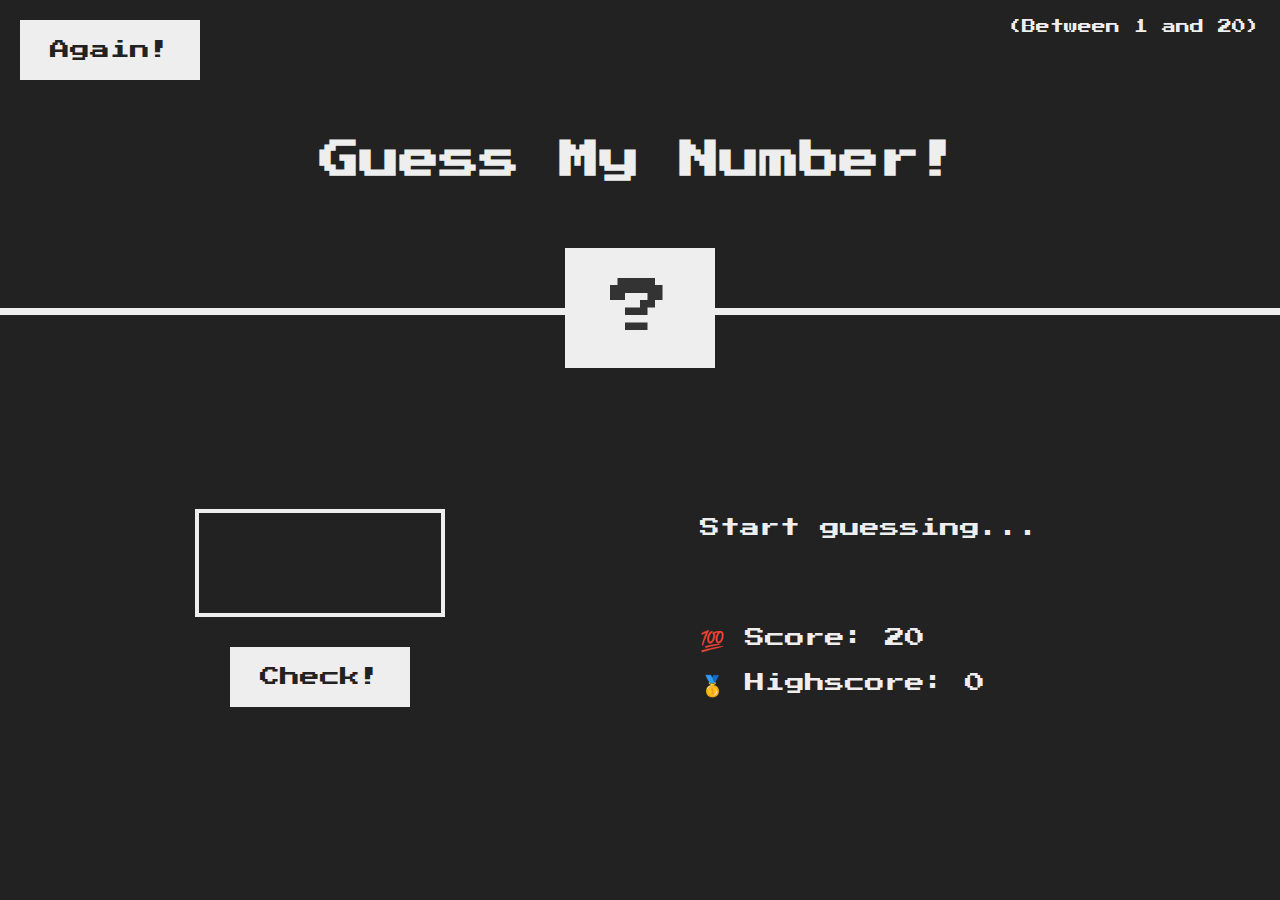
<file: 1) Number Guessing Game/index.html>
<!DOCTYPE html>
<html lang="en">
  <head>
    <meta charset="UTF-8" />
    <meta name="viewport" content="width=device-width, initial-scale=1.0" />
    <meta http-equiv="X-UA-Compatible" content="ie=edge" />
    <link rel="stylesheet" href="style.css" />
    <title>Guess My Number!</title>
  </head>
  <body>
    <header>
      <h1>Guess My Number!</h1>
      <p class="between">(Between 1 and 20)</p>
      <button class="btn again">Again!</button>
      <div class="number">?</div>
    </header>
    <main>
      <section class="left">
        <input type="number" class="guess" />
        <button class="btn check">Check!</button>
      </section>
      <section class="right">
        <p class="message">Start guessing...</p>
        <p class="label-score">💯 Score: <span class="score">20</span></p>
        <p class="label-highscore">
          🥇 Highscore: <span class="highscore">0</span>
        </p>
      </section>
    </main>
    <script src="script.js"></script>
  </body>
</html>
</file>
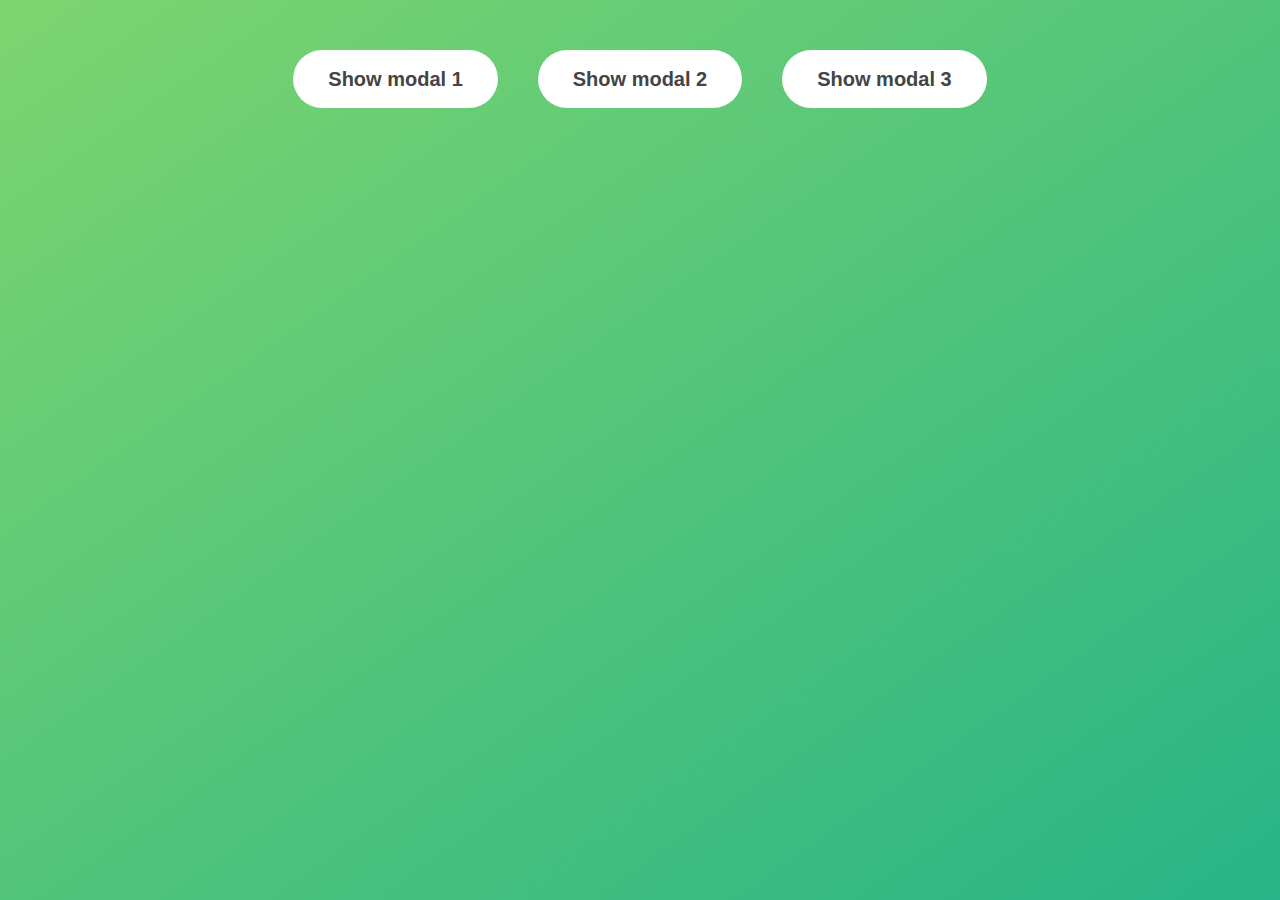
<file: Project 2 - Modal Window/index.html>
<!DOCTYPE html>
<html lang="en">
  <head>
    <meta charset="UTF-8" />
    <meta name="viewport" content="width=device-width, initial-scale=1.0" />
    <meta http-equiv="X-UA-Compatible" content="ie=edge" />
    <link rel="stylesheet" href="style.css" />
    <title>Modal window</title>
  </head>
  <body>
    <button class="show-modal">Show modal 1</button>
    <button class="show-modal">Show modal 2</button>
    <button class="show-modal">Show modal 3</button>

    <div class="modal hidden">
      <button class="close-modal">&times;</button>
      <h1>I'm a modal window 😍</h1>
      <p>
        Lorem ipsum dolor sit amet, consectetur adipisicing elit, sed do eiusmod
        tempor incididunt ut labore et dolore magna aliqua. Ut enim ad minim
        veniam, quis nostrud exercitation ullamco laboris nisi ut aliquip ex ea
        commodo consequat. Duis aute irure dolor in reprehenderit in voluptate
        velit esse cillum dolore eu fugiat nulla pariatur. Excepteur sint
        occaecat cupidatat non proident, sunt in culpa qui officia deserunt
        mollit anim id est laborum.
      </p>
    </div>
    <div class="overlay hidden"></div>

    <script src="script.js"></script>
  </body>
</html>
</file>
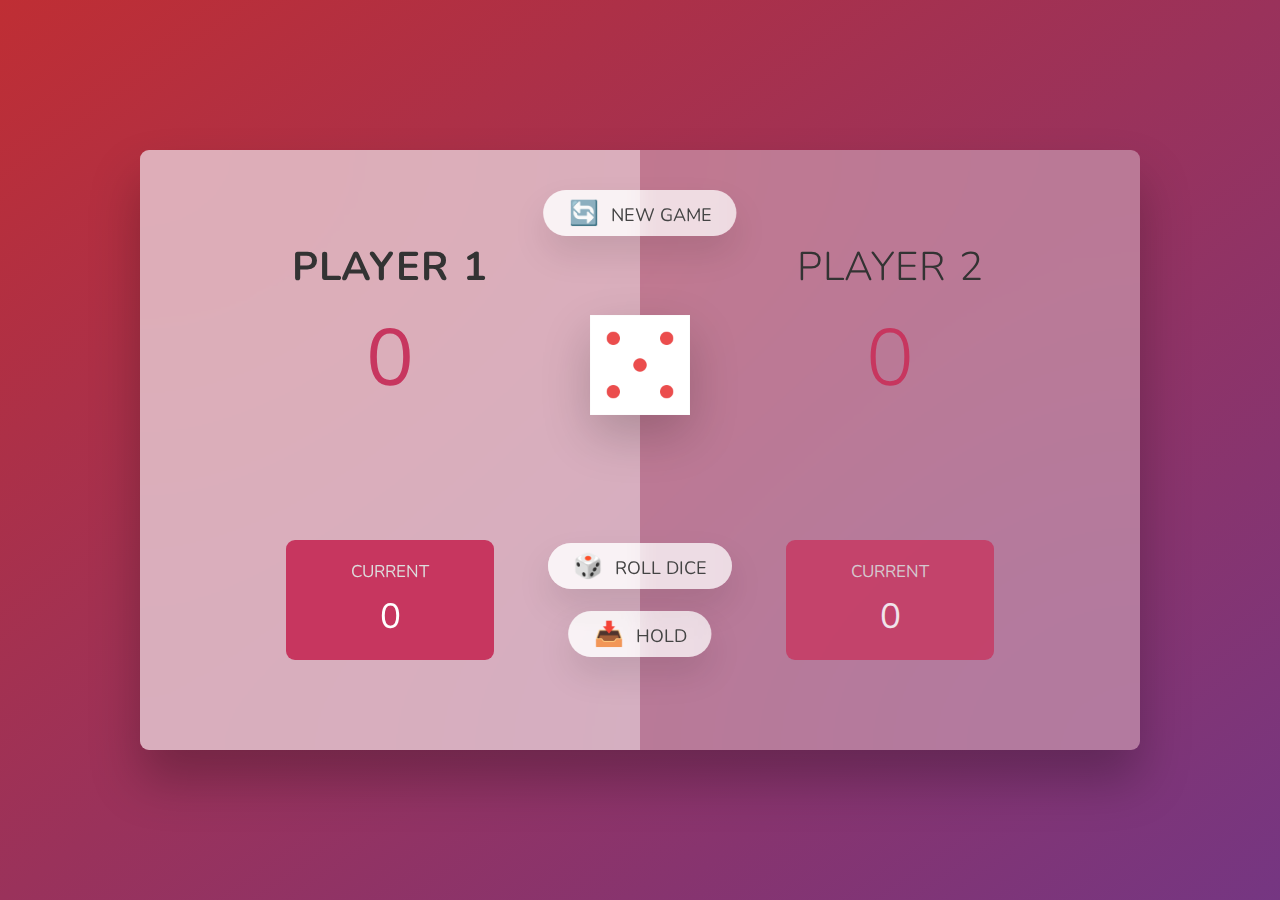
<file: Project 3 - Dice Roll Game/index.html>
<!DOCTYPE html>
<html lang="en">
  <head>
    <meta charset="UTF-8" />
    <meta name="viewport" content="width=device-width, initial-scale=1.0" />
    <meta http-equiv="X-UA-Compatible" content="ie=edge" />
    <link rel="stylesheet" href="style.css" />
    <title>Pig Game</title>
  </head>
  <body>
    <main>
      <section class="player player--0 player--active">
        <h2 class="name" id="name--0">Player 1</h2>
        <p class="score" id="score--0">43</p>
        <div class="current">
          <p class="current-label">Current</p>
          <p class="current-score" id="current--0">0</p>
        </div>
      </section>
      <section class="player player--1">
        <h2 class="name" id="name--1">Player 2</h2>
        <p class="score" id="score--1">24</p>
        <div class="current">
          <p class="current-label">Current</p>
          <p class="current-score" id="current--1">0</p>
        </div>
      </section>

      <img src="dice-5.png" alt="Playing dice" class="dice" />
      <button class="btn btn--new">🔄 New game</button>
      <button class="btn btn--roll">🎲 Roll dice</button>
      <button class="btn btn--hold">📥 Hold</button>
    </main>
    <script src="script.js"></script>
  </body>
</html>
</file>
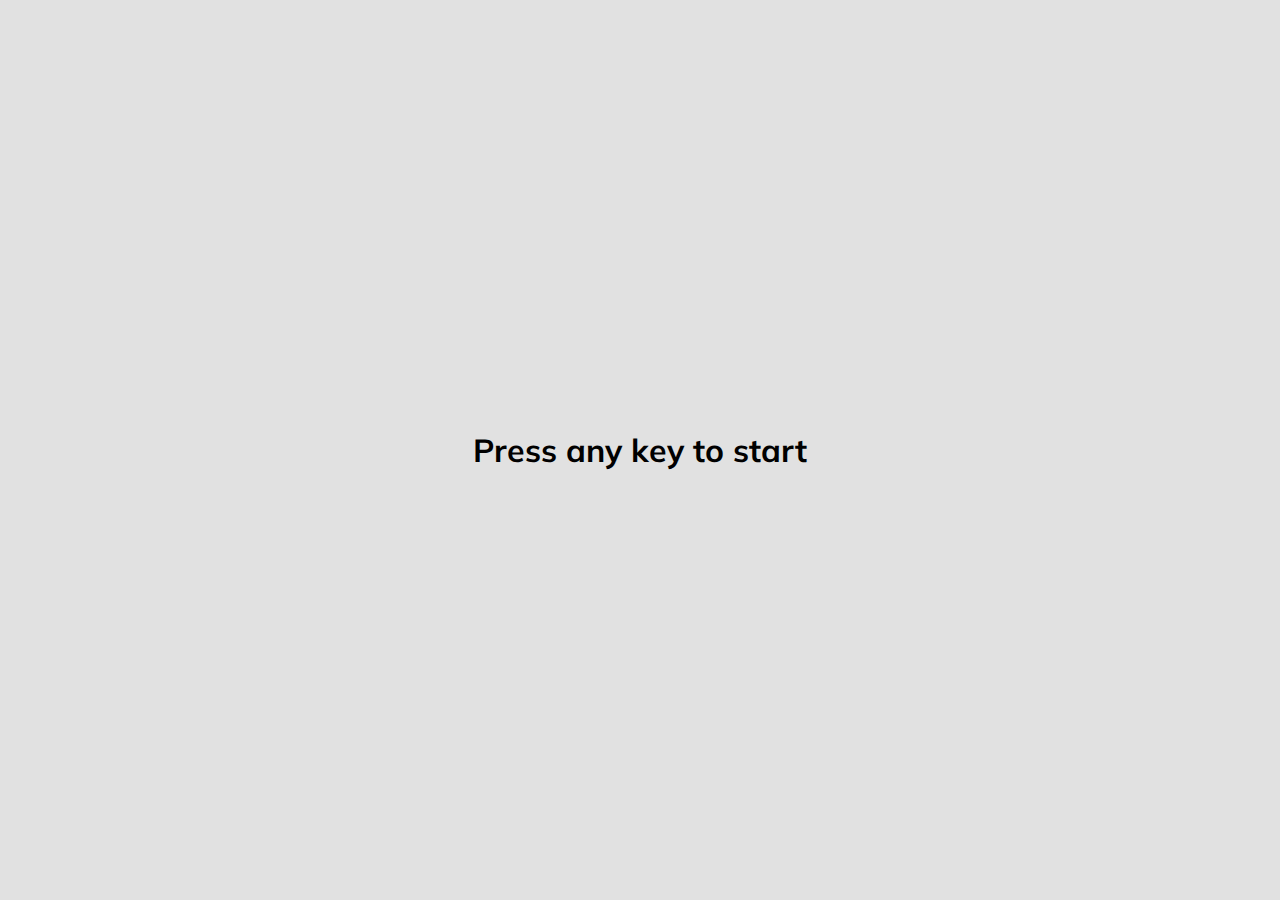
<file: Project 4 - KeyCode Identifier/index.html>
<!DOCTYPE html>
<html lang="en">
  <head>
    <meta charset="UTF-8" />
    <meta name="viewport" content="width=device-width, initial-scale=1.0" />
    <link rel="stylesheet" href="style.css" />
    <title>Event KeyCodes</title>
  </head>
  <body>
    <div id="insert">
      <h1>Press any key to start</h1>
    </div>
    <script src="script.js"></script>
  </body>
</html>
</file>
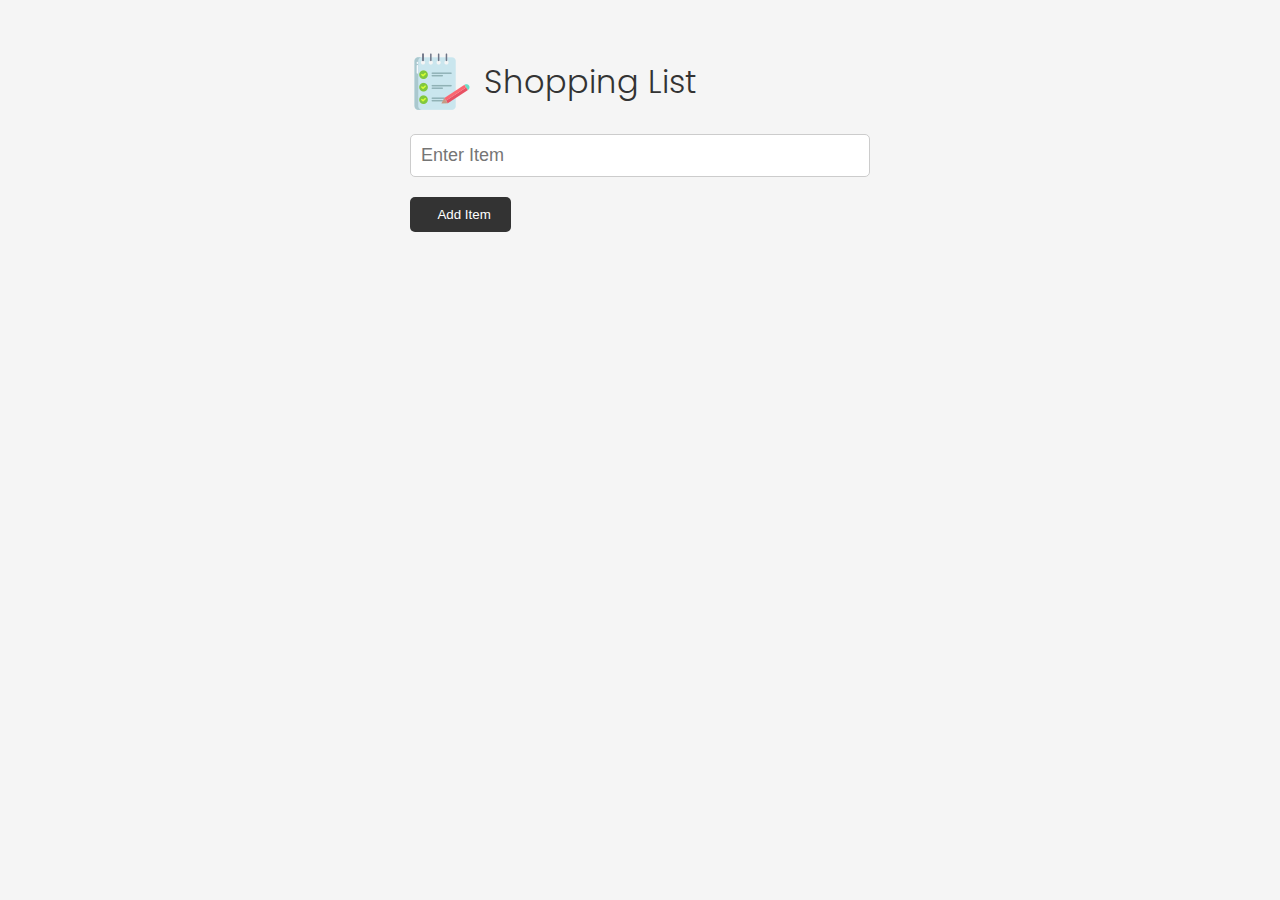
<file: Project 5 - Shopping List/index.html>
<!DOCTYPE html>
<html lang="en">
  <head>
    <meta charset="UTF-8" />
    <meta http-equiv="X-UA-Compatible" content="IE=edge" />
    <meta name="viewport" content="width=device-width, initial-scale=1.0" />
    <link rel="stylesheet" href="https://cdnjs.cloudflare.com/ajax/libs/font-awesome/6.1.2/css/all.min.css" integrity="sha512-1sCRPdkRXhBV2PBLUdRb4tMg1w2YPf37qatUFeS7zlBy7jJI8Lf4VHwWfZZfpXtYSLy85pkm9GaYVYMfw5BC1A==" crossorigin="anonymous" referrerpolicy="no-referrer" />
    <link rel="stylesheet" href="style.css" />
    <title>Shopping List</title>
  </head>
  <body>
    <div class="container">
      <header>
        <img src="images/note.png" alt="" />
        <h1>Shopping List</h1>
      </header>
      <form id="item-form">
        <div class="form-control">
          <input type="text" class="form-input" id="item-input" name="item" placeholder="Enter Item" />
        </div>
        <div class="form-control">
          <button type="submit" class="btn"><i class="fa-solid fa-plus"></i> Add Item</button>
        </div>
      </form>

      <div class="filter">
        <input type="text" class="form-input-filter" id="filter" placeholder="Filter Items" />
      </div>

      <ul id="item-list" class="items">
        <!-- <li>
          Apples
          <button class="remove-item btn-link text-red">
            <i class="fa-solid fa-xmark"></i>
          </button>
        </li>
        <li>
          Orange Juice
          <button class="remove-item btn-link text-red">
            <i class="fa-solid fa-xmark"></i>
          </button>
        </li>
        <li>
          Eggs
          <button class="remove-item btn-link text-red">
            <i class="fa-solid fa-xmark"></i>
          </button>
        </li>
        <li>
          Milk
          <button class="remove-item btn-link text-red">
            <i class="fa-solid fa-xmark"></i>
          </button>
        </li>
        <li>
          Eggnog
          <button class="remove-item btn-link text-red">
            <i class="fa-solid fa-xmark"></i>
          </button>
        </li> -->
      </ul>

      <button id="clear" class="btn-clear">Clear All</button>
    </div>

    <script src="script.js"></script>
  </body>
</html>
</file>
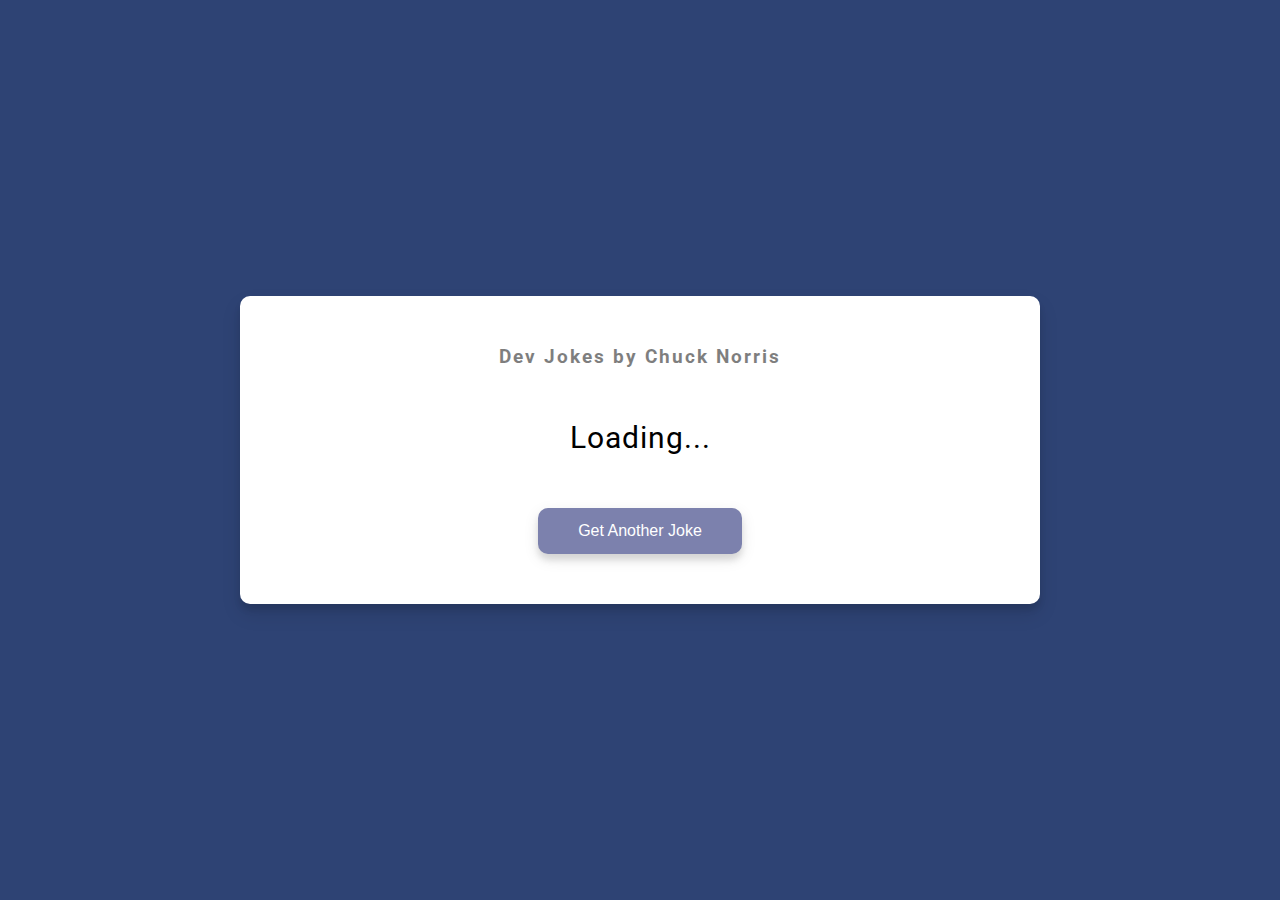
<file: Project 6 - Dev Jokes Generator/index.html>
<!DOCTYPE html>
<html lang="en">
  <head>
    <meta charset="UTF-8" />
    <meta name="viewport" content="width=device-width, initial-scale=1.0" />
    <link rel="stylesheet" href="style.css" />
    <title>Dev Jokes</title>
  </head>
  <body>
    <div class="container">
      <h3>Dev Jokes by Chuck Norris</h3>
      <div id="joke" class="joke">Loading...</div>
      <button id="joke-btn" class="btn">Get Another Joke</button>
    </div>
    <script src="script.js"></script>
  </body>
</html>
</file>
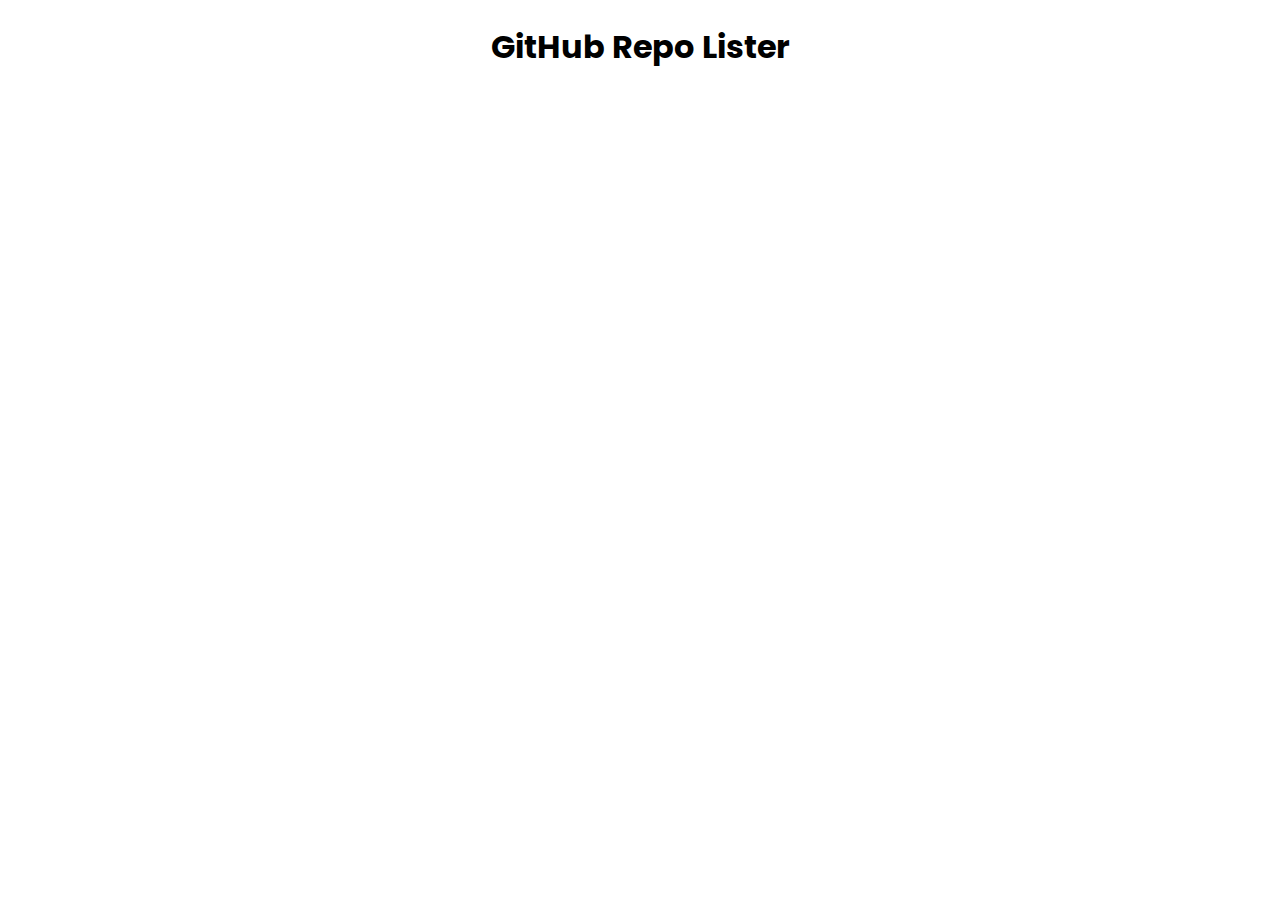
<file: Project 7 - GitHub Repos Lister/index.html>
<!DOCTYPE html>
<html lang="en">
  <head>
    <meta charset="UTF-8" />
    <meta http-equiv="X-UA-Compatible" content="IE=edge" />
    <meta name="viewport" content="width=device-width, initial-scale=1.0" />
    <link rel="stylesheet" href="style.css" />
    <title>GitHub Repo Lister</title>
  </head>
  <body>
    <br />
    <h1>GitHub Repo Lister</h1>
    <br />

    <ul id="results"></ul>

    <script src="./script.js"></script>
  </body>
</html>
</file>
<file: 1) Number Guessing Game/style.css>
@import url('https://fonts.googleapis.com/css?family=Press+Start+2P&display=swap');

* {
  margin: 0;
  padding: 0;
  box-sizing: inherit;
}

html {
  font-size: 62.5%;
  box-sizing: border-box;
}

body {
  font-family: 'Press Start 2P', sans-serif;
  color: #eee;
  background-color: #222;
  /* background-color: #60b347; */
}

/* LAYOUT */
header {
  position: relative;
  height: 35vh;
  border-bottom: 7px solid #eee;
}

main {
  height: 65vh;
  color: #eee;
  display: flex;
  align-items: center;
  justify-content: space-around;
}

.left {
  width: 52rem;
  display: flex;
  flex-direction: column;
  align-items: center;
}

.right {
  width: 52rem;
  font-size: 2rem;
}

/* ELEMENTS STYLE */
h1 {
  font-size: 4rem;
  text-align: center;
  position: absolute;
  width: 100%;
  top: 52%;
  left: 50%;
  transform: translate(-50%, -50%);
}

.number {
  background: #eee;
  color: #333;
  font-size: 6rem;
  width: 15rem;
  padding: 3rem 0rem;
  text-align: center;
  position: absolute;
  bottom: 0;
  left: 50%;
  transform: translate(-50%, 50%);
}

.between {
  font-size: 1.4rem;
  position: absolute;
  top: 2rem;
  right: 2rem;
}

.again {
  position: absolute;
  top: 2rem;
  left: 2rem;
}

.guess {
  background: none;
  border: 4px solid #eee;
  font-family: inherit;
  color: inherit;
  font-size: 5rem;
  padding: 2.5rem;
  width: 25rem;
  text-align: center;
  display: block;
  margin-bottom: 3rem;
}

.btn {
  border: none;
  background-color: #eee;
  color: #222;
  font-size: 2rem;
  font-family: inherit;
  padding: 2rem 3rem;
  cursor: pointer;
}

.btn:hover {
  background-color: #ccc;
}

.message {
  margin-bottom: 8rem;
  height: 3rem;
}

.label-score {
  margin-bottom: 2rem;
}
</file>
<file: Project 2 - Modal Window/style.css>
* {
  margin: 0;
  padding: 0;
  box-sizing: inherit;
}

html {
  font-size: 62.5%;
  box-sizing: border-box;
}

body {
  font-family: sans-serif;
  color: #333;
  line-height: 1.5;
  height: 100vh;
  position: relative;
  display: flex;
  align-items: flex-start;
  justify-content: center;
  background: linear-gradient(to top left, #28b487, #7dd56f);
}

.show-modal {
  font-size: 2rem;
  font-weight: 600;
  padding: 1.75rem 3.5rem;
  margin: 5rem 2rem;
  border: none;
  background-color: #fff;
  color: #444;
  border-radius: 10rem;
  cursor: pointer;
}

.close-modal {
  position: absolute;
  top: 1.2rem;
  right: 2rem;
  font-size: 5rem;
  color: #333;
  cursor: pointer;
  border: none;
  background: none;
}

h1 {
  font-size: 2.5rem;
  margin-bottom: 2rem;
}

p {
  font-size: 1.8rem;
}

/* -------------------------- */
/* CLASSES TO MAKE MODAL WORK */
.hidden {
  display: none;
}

.modal {
  position: absolute;
  top: 50%;
  left: 50%;
  transform: translate(-50%, -50%);
  width: 70%;

  background-color: white;
  padding: 6rem;
  border-radius: 5px;
  box-shadow: 0 3rem 5rem rgba(0, 0, 0, 0.3);
  z-index: 10;
}

.overlay {
  position: absolute;
  top: 0;
  left: 0;
  width: 100%;
  height: 100%;
  background-color: rgba(0, 0, 0, 0.6);
  backdrop-filter: blur(3px);
  z-index: 5;
}
</file>
<file: Project 3 - Dice Roll Game/style.css>
@import url('https://fonts.googleapis.com/css2?family=Nunito&display=swap');

* {
  margin: 0;
  padding: 0;
  box-sizing: inherit;
}

html {
  font-size: 62.5%;
  box-sizing: border-box;
}

body {
  font-family: 'Nunito', sans-serif;
  font-weight: 400;
  height: 100vh;
  color: #333;
  background-image: linear-gradient(to top left, #753682 0%, #bf2e34 100%);
  display: flex;
  align-items: center;
  justify-content: center;
}

/* LAYOUT */
main {
  position: relative;
  width: 100rem;
  height: 60rem;
  background-color: rgba(255, 255, 255, 0.35);
  backdrop-filter: blur(200px);
  filter: blur();
  box-shadow: 0 3rem 5rem rgba(0, 0, 0, 0.25);
  border-radius: 9px;
  overflow: hidden;
  display: flex;
}

.player {
  flex: 50%;
  padding: 9rem;
  display: flex;
  flex-direction: column;
  align-items: center;
  transition: all 0.75s;
}

/* ELEMENTS */
.name {
  position: relative;
  font-size: 4rem;
  text-transform: uppercase;
  letter-spacing: 1px;
  word-spacing: 2px;
  font-weight: 300;
  margin-bottom: 1rem;
}

.score {
  font-size: 8rem;
  font-weight: 300;
  color: #c7365f;
  margin-bottom: auto;
}

.player--active {
  background-color: rgba(255, 255, 255, 0.4);
}
.player--active .name {
  font-weight: 700;
}
.player--active .score {
  font-weight: 400;
}

.player--active .current {
  opacity: 1;
}

.current {
  background-color: #c7365f;
  opacity: 0.8;
  border-radius: 9px;
  color: #fff;
  width: 65%;
  padding: 2rem;
  text-align: center;
  transition: all 0.75s;
}

.current-label {
  text-transform: uppercase;
  margin-bottom: 1rem;
  font-size: 1.7rem;
  color: #ddd;
}

.current-score {
  font-size: 3.5rem;
}

/* ABSOLUTE POSITIONED ELEMENTS */
.btn {
  position: absolute;
  left: 50%;
  transform: translateX(-50%);
  color: #444;
  background: none;
  border: none;
  font-family: inherit;
  font-size: 1.8rem;
  text-transform: uppercase;
  cursor: pointer;
  font-weight: 400;
  transition: all 0.2s;

  background-color: white;
  background-color: rgba(255, 255, 255, 0.6);
  backdrop-filter: blur(10px);

  padding: 0.7rem 2.5rem;
  border-radius: 50rem;
  box-shadow: 0 1.75rem 3.5rem rgba(0, 0, 0, 0.1);
}

.btn::first-letter {
  font-size: 2.4rem;
  display: inline-block;
  margin-right: 0.7rem;
}

.btn--new {
  top: 4rem;
}
.btn--roll {
  top: 39.3rem;
}
.btn--hold {
  top: 46.1rem;
}

.btn:active {
  transform: translate(-50%, 3px);
  box-shadow: 0 1rem 2rem rgba(0, 0, 0, 0.15);
}

.btn:focus {
  outline: none;
}

.dice {
  position: absolute;
  left: 50%;
  top: 16.5rem;
  transform: translateX(-50%);
  height: 10rem;
  box-shadow: 0 2rem 5rem rgba(0, 0, 0, 0.2);
}

.player--winner {
  background-color: #2f2f2f;
}

.player--winner .name {
  font-weight: 700;
  color: #c7365f;
}

.hidden {
  display: none;
}
</file>
<file: Project 4 - KeyCode Identifier/style.css>
@import url('https://fonts.googleapis.com/css?family=Muli&display=swap');

* {
  box-sizing: border-box;
}

body {
  background-color: #e1e1e1;
  font-family: 'Muli', sans-serif;
  display: flex;
  align-items: center;
  justify-content: center;
  text-align: center;
  height: 100vh;
  overflow: hidden;
  margin: 0;
}

.key {
  border: 1px solid #999;
  background-color: #eee;
  box-shadow: 1px 1px 3px rgba(0, 0, 0, 0.1);
  display: inline-flex;
  align-items: center;
  font-size: 20px;
  font-weight: bold;
  padding: 20px;
  flex-direction: column;
  margin: 10px;
  min-width: 150px;
  position: relative;
}

.key small {
  position: absolute;
  top: -24px;
  left: 0;
  text-align: center;
  width: 100%;
  color: #555;
  font-size: 14px;
}
</file>
<file: Project 5 - Shopping List/style.css>
@import url("https://fonts.googleapis.com/css2?family=Poppins:wght@300;400;700&display=swap");

*,
*::before,
*::after {
  margin: 0;
  padding: 0;
  box-sizing: border-box;
}

body {
  font-family: "Poppins", sans-serif;
  font-size: 16px;
  line-height: 1.5;
  color: #333;
  background-color: #f5f5f5;
}

header {
  display: flex;
  justify-content: flex-start;
  align-items: center;
  margin-bottom: 20px;
}

header h1 {
  font-weight: 300;
  margin-left: 10px;
}

.container {
  max-width: 500px;
  margin: 30px auto;
  padding: 20px;
}

.edit-mode {
  color: #ccc;
}

/* Form & Input */
.form-input {
  width: 100%;
  font-size: 18px;
  margin-bottom: 20px;
  padding: 10px;
  border: 1px solid #ccc;
  border-radius: 5px;
  outline: none;
}

.form-input-filter {
  margin-top: 20px;
  width: 100%;
  font-size: 18px;
  margin-bottom: 20px;
  padding: 10px;
  border: none;
  border-bottom: 1px solid #ccc;
  background: transparent;
  outline: none;
}

/* Buttons */
.btn {
  background-color: #333;
  color: #fff;
  border: none;
  border-radius: 5px;
  padding: 10px 20px;
  cursor: pointer;
}

.btn:hover {
  background-color: #444;
}

.btn-link {
  font-size: 16px;
  background-color: transparent;
  color: #333;
  border: none;
  padding: 0;
  cursor: pointer;
}

.btn-clear {
  margin-top: 20px;
  width: 100%;
  font-size: 16px;
  background-color: transparent;
  color: #333;
  border: 1px solid #ccc;
  border-radius: 5px;
  padding: 10px 20px;
  cursor: pointer;
}

.btn-clear:hover {
  background-color: #f1f1f1;
}

.text-red {
  color: red;
}

/* Items */

.items {
  margin-top: 20px;
  display: flex;
  flex-wrap: wrap;
}

.items li {
  display: flex;
  justify-content: space-between;
  width: 45%;
  border: 1px solid #ccc;
  border-radius: 5px;
  padding: 10px 15px;
  margin: 0 5px 20px;
  font-weight: 700;
  cursor: pointer;
}

@media (max-width: 500px) {
  .items li {
    width: 100%;
  }
}

.edit-mode {
  color: #ccc;
}
</file>
<file: Project 6 - Dev Jokes Generator/style.css>
@import url("https://fonts.googleapis.com/css2?family=Roboto:wght@400;700&display=swap");

* {
  box-sizing: border-box;
}

body {
  background-color: #2e4374;
  font-family: "Roboto", sans-serif;
  display: flex;
  flex-direction: column;
  align-items: center;
  justify-content: center;
  height: 100vh;
  overflow: hidden;
  margin: 0;
  padding: 20px;
}

.container {
  background-color: #fff;
  border-radius: 10px;
  box-shadow: 0 10px 20px rgba(0, 0, 0, 0.1), 0 6px 6px rgba(0, 0, 0, 0.1);
  padding: 50px 20px;
  text-align: center;
  max-width: 100%;
  width: 800px;
}

h3 {
  margin: 0;
  opacity: 0.5;
  letter-spacing: 2px;
}

.joke {
  font-size: 30px;
  letter-spacing: 1px;
  line-height: 40px;
  margin: 50px auto;
  max-width: 600px;
}

.btn {
  background-color: #7c81ad;
  color: #fff;
  border: 0;
  border-radius: 10px;
  box-shadow: 0 5px 15px rgba(0, 0, 0, 0.1), 0 6px 6px rgba(0, 0, 0, 0.1);
  padding: 14px 40px;
  font-size: 16px;
  cursor: pointer;
}

.btn:active {
  transform: scale(0.98);
}

.btn:focus {
  outline: 0;
}
</file>
<file: Project 7 - GitHub Repos Lister/style.css>
@import url("https://fonts.googleapis.com/css2?family=Poppins:wght@300;400;600;700&display=swap");

*,
*:before,
*:after {
  box-sizing: border-box;
  padding: 0;
  margin: 0;
}

body {
  font-family: "Poppins";
  line-height: 1.6;
  padding: 0 40px;
}

h1 {
  text-align: center;
  line-height: 1.3;
}

button {
  display: inline-block;
  background: #333;
  border: 0;
  color: #fff;
  padding: 15px 20px;
  text-decoration: none;
  margin: 20px 0;
  cursor: pointer;
}

button:hover {
  background: #555;
}

ul {
  padding: 0;
}

li {
  list-style: none;
  background: #f4f4f4;
  margin-bottom: 5px;
  padding: 5px;
}
</file>
